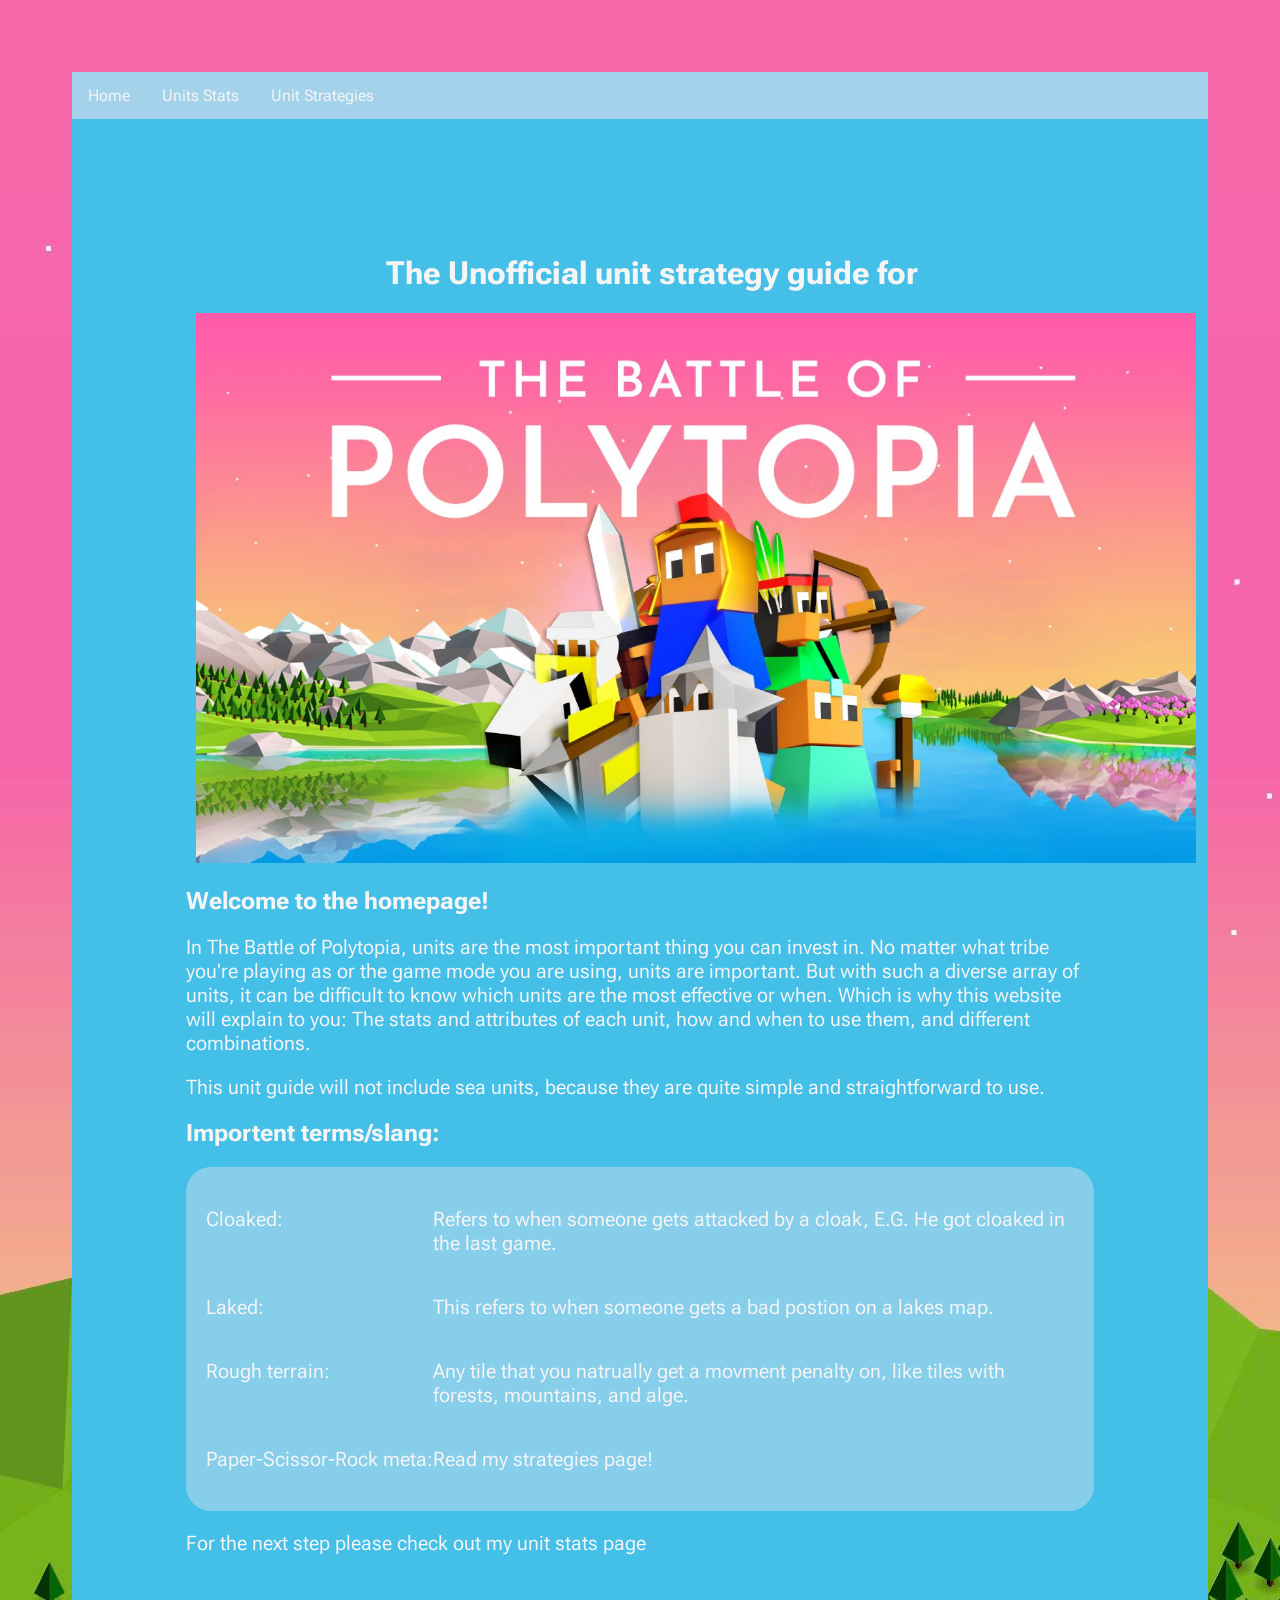
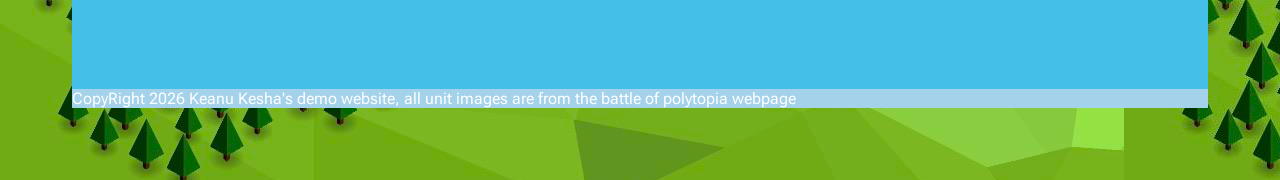
<file: index.html>
<!DOCTYPE html> 
<html lang="en">
    <!--this is how to add a comment is Html
the head section conations importent information for the browser-->
    <head>
       <meta charset="UTF-8" />
       <meta name="viewport" content ="wdith=device-width,initial-scale=1.0">
       <title>The Unofficial Guide to units - The Battle of polytopia </title>
       <link rel="stylesheet" type="text/css" href="styles/style.css">
       <link rel="preconnect" href="https://fonts.googleapis.com">
       <link rel="preconnect" href="https://fonts.gstatic.com" crossorigin>
       <link href="https://fonts.googleapis.com/css2?family=Roboto+Flex:opsz,wght,XOPQ,XTRA,YOPQ,YTDE,YTFI,YTLC,YTUC@8..144,100..1000,96,468,79,-203,738,514,712&display=swap" rel="stylesheet">
    </head> 
   
 
    <body class="roboto-regular">
       <div class = "topnav">  
        <a href="index.html">Home</a>
        <a href="stats.html">Units Stats</a> 
        <a href="strats.html">Unit Strategies</a>
       </div>
       <main>
           <h1> The Unofficial unit strategy guide for</h1>
           <div class = "main-img"><img src="images/Main_Header_EN__1920x1080-1536x864.jpg" alt="imperios warrior"></div>
           <h2>Welcome to the homepage!</h2>
          <!-- <p><Br></p>-->
           <!--<p>This is a simple demonstration of <Br>what a paragraph does.</p>-->
           <p></p>
           <!--<p class="highlighted">This is a highlighted paragraph</p>-->
           <!-- 1 paragraph, 1 sentence-->
           <p>In The Battle of Polytopia, units are the most important thing you can invest in. No matter what tribe you're playing as or the game mode you are using, units are important. But with such a diverse array of units, it can be difficult to know which units are the most effective or when. Which is why this website will explain to you: The stats and attributes of each unit, how and when to use them, and different combinations.</p>
           <p>This unit guide will not include sea units, because they are quite simple and straightforward to use.</p>
           <h2>Importent terms/slang:</h2>
          <div class="wrapper">
           <!--4 sentences-->
           <p>Cloaked:</p>
           <p>Refers to when someone gets attacked by a cloak, E.G. He got cloaked in the last game.</p>
           <p>Laked:</p>
           <p>This refers to when someone gets a bad postion on a lakes map.</p>
           <P>Rough terrain:</P>
           <p>Any tile that you natrually get a movment penalty on, like tiles with forests, mountains, and alge.</p>
           <p>Paper-Scissor-Rock meta:</p>
           <p>Read my strategies page!</p>
          </div>
          <p>For the next step please check out my unit stats page</p>
           <!--<img src="images/space%20invaders%20copy.png" alt= "space invaders picture">-->
           
           <!--<div class = "sub-img"><img src="images/Imperius_default_Warrior.png" alt="imperios warrior"> </div>-->
           
       </main>
       
        
        <Footer>
        CopyRight 2026 Keanu Kesha's demo website, all unit images are from the battle of polytopia webpage
        </Footer>
    </body>
</html>
</file>
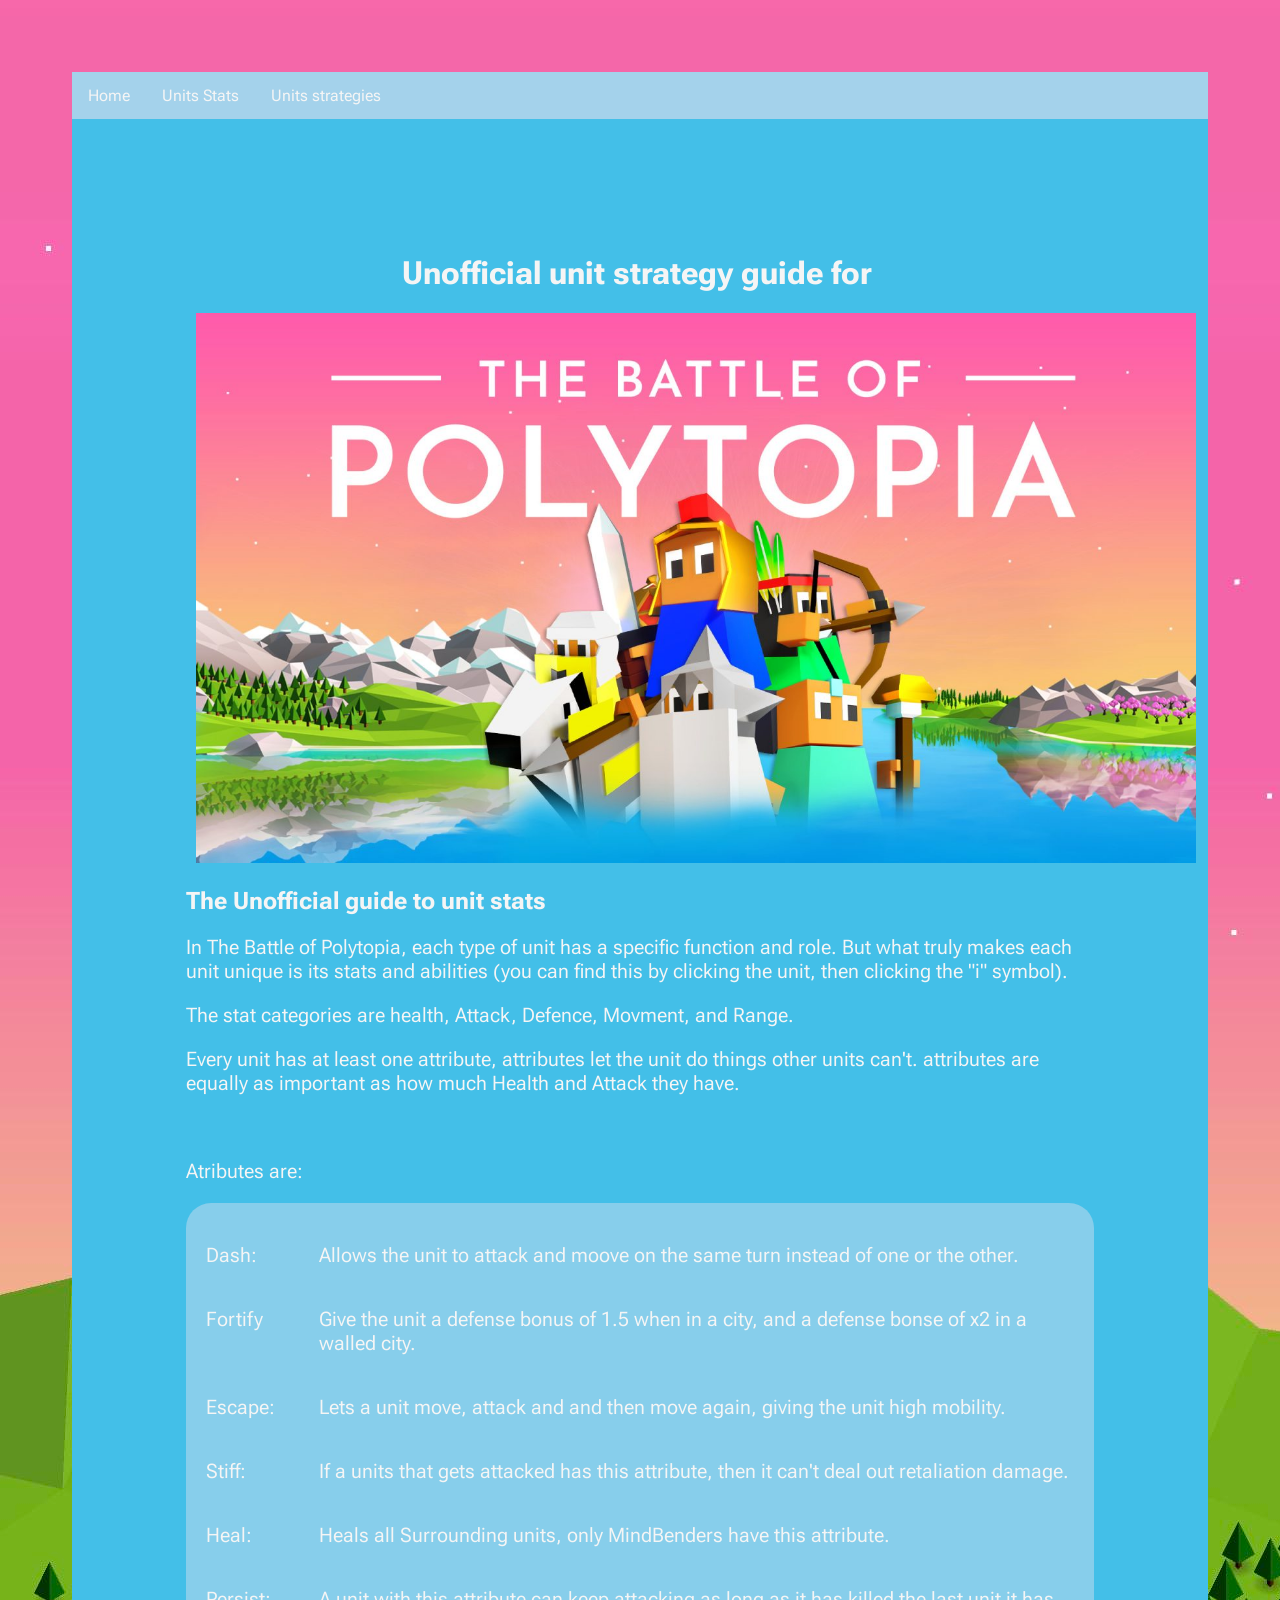
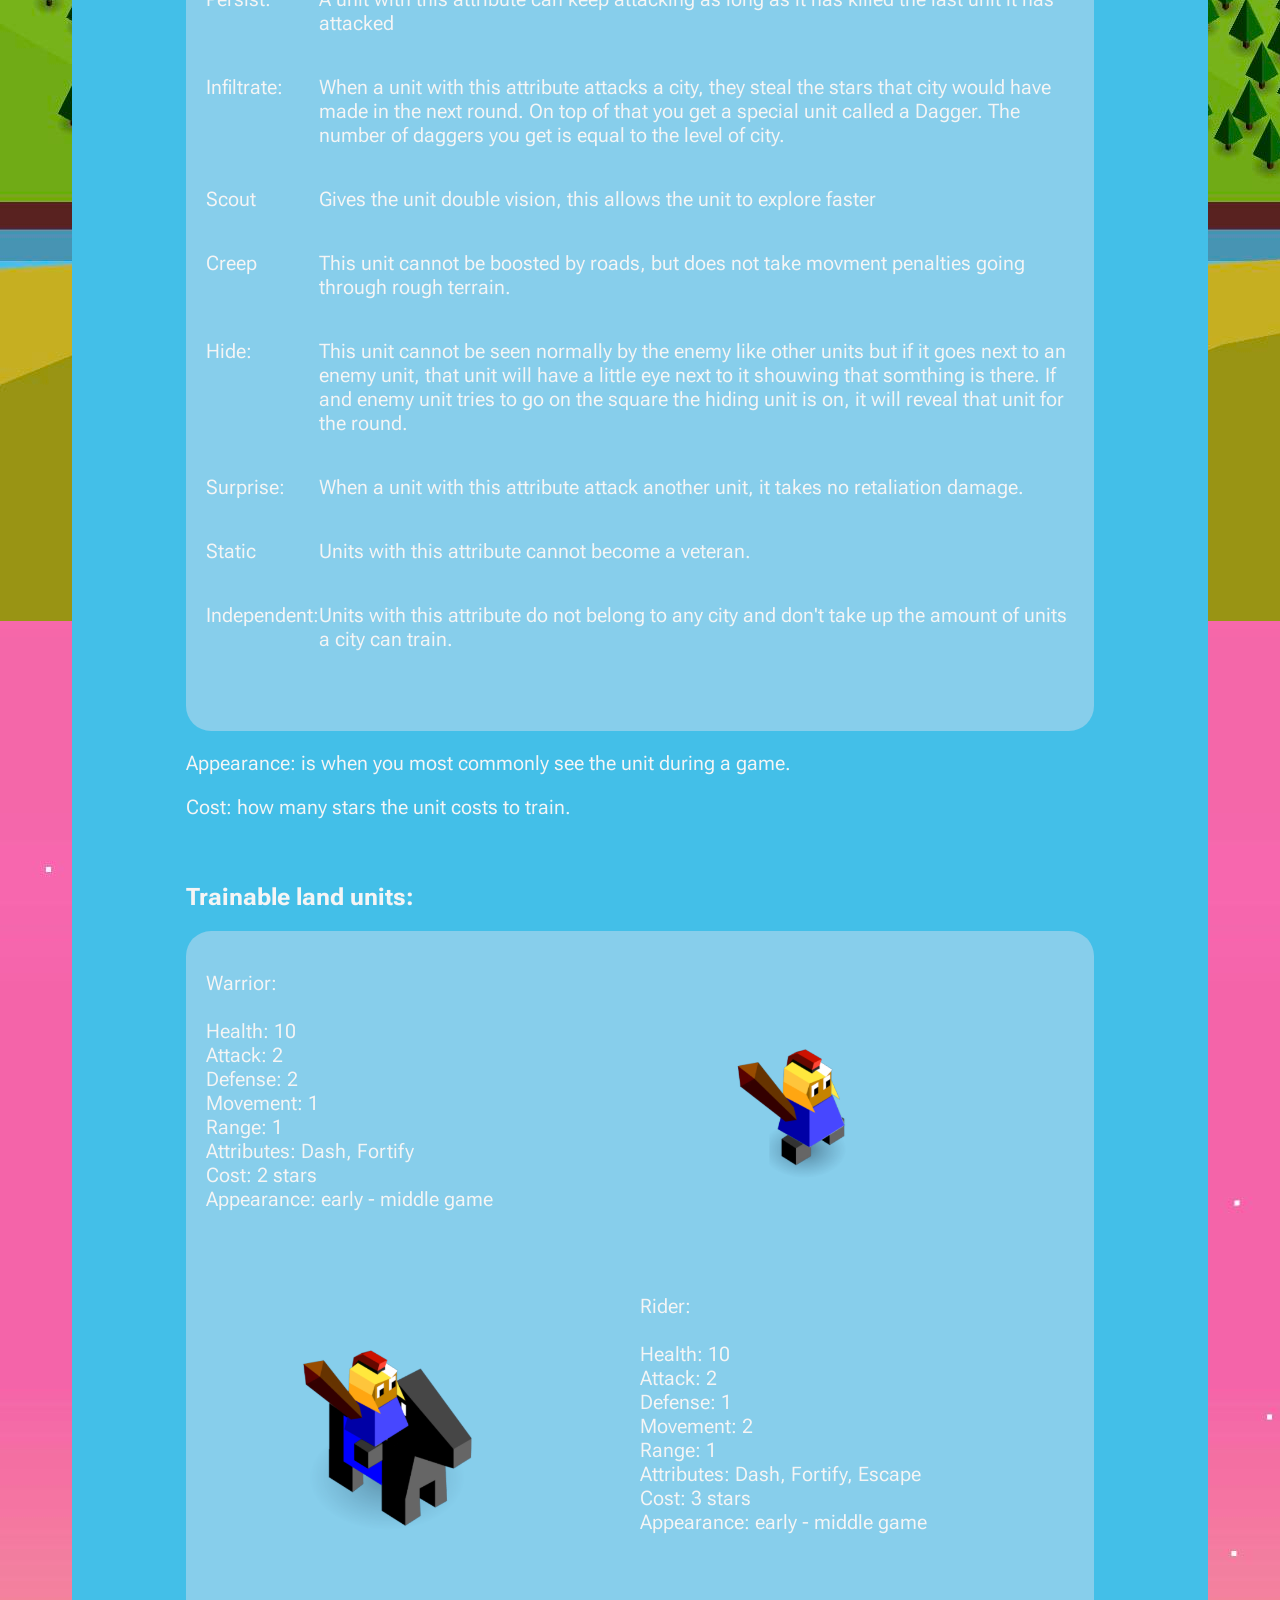
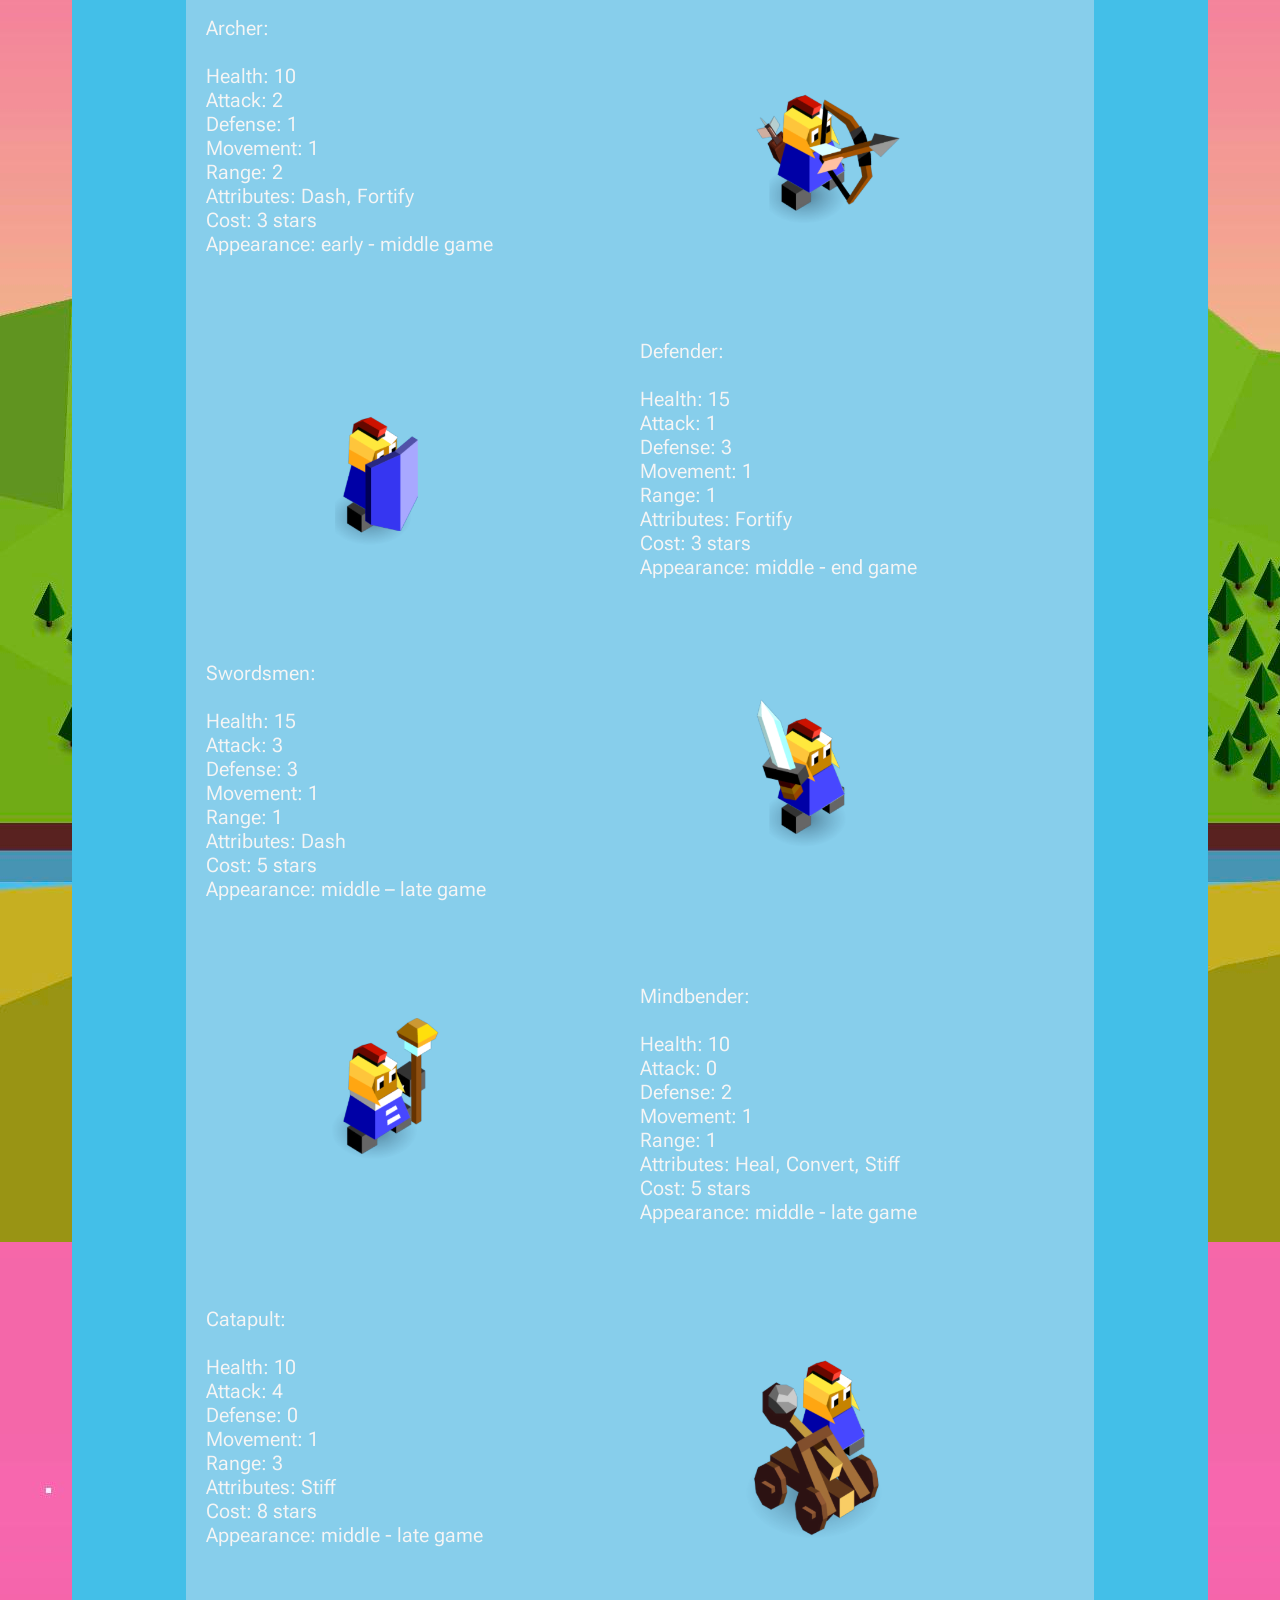
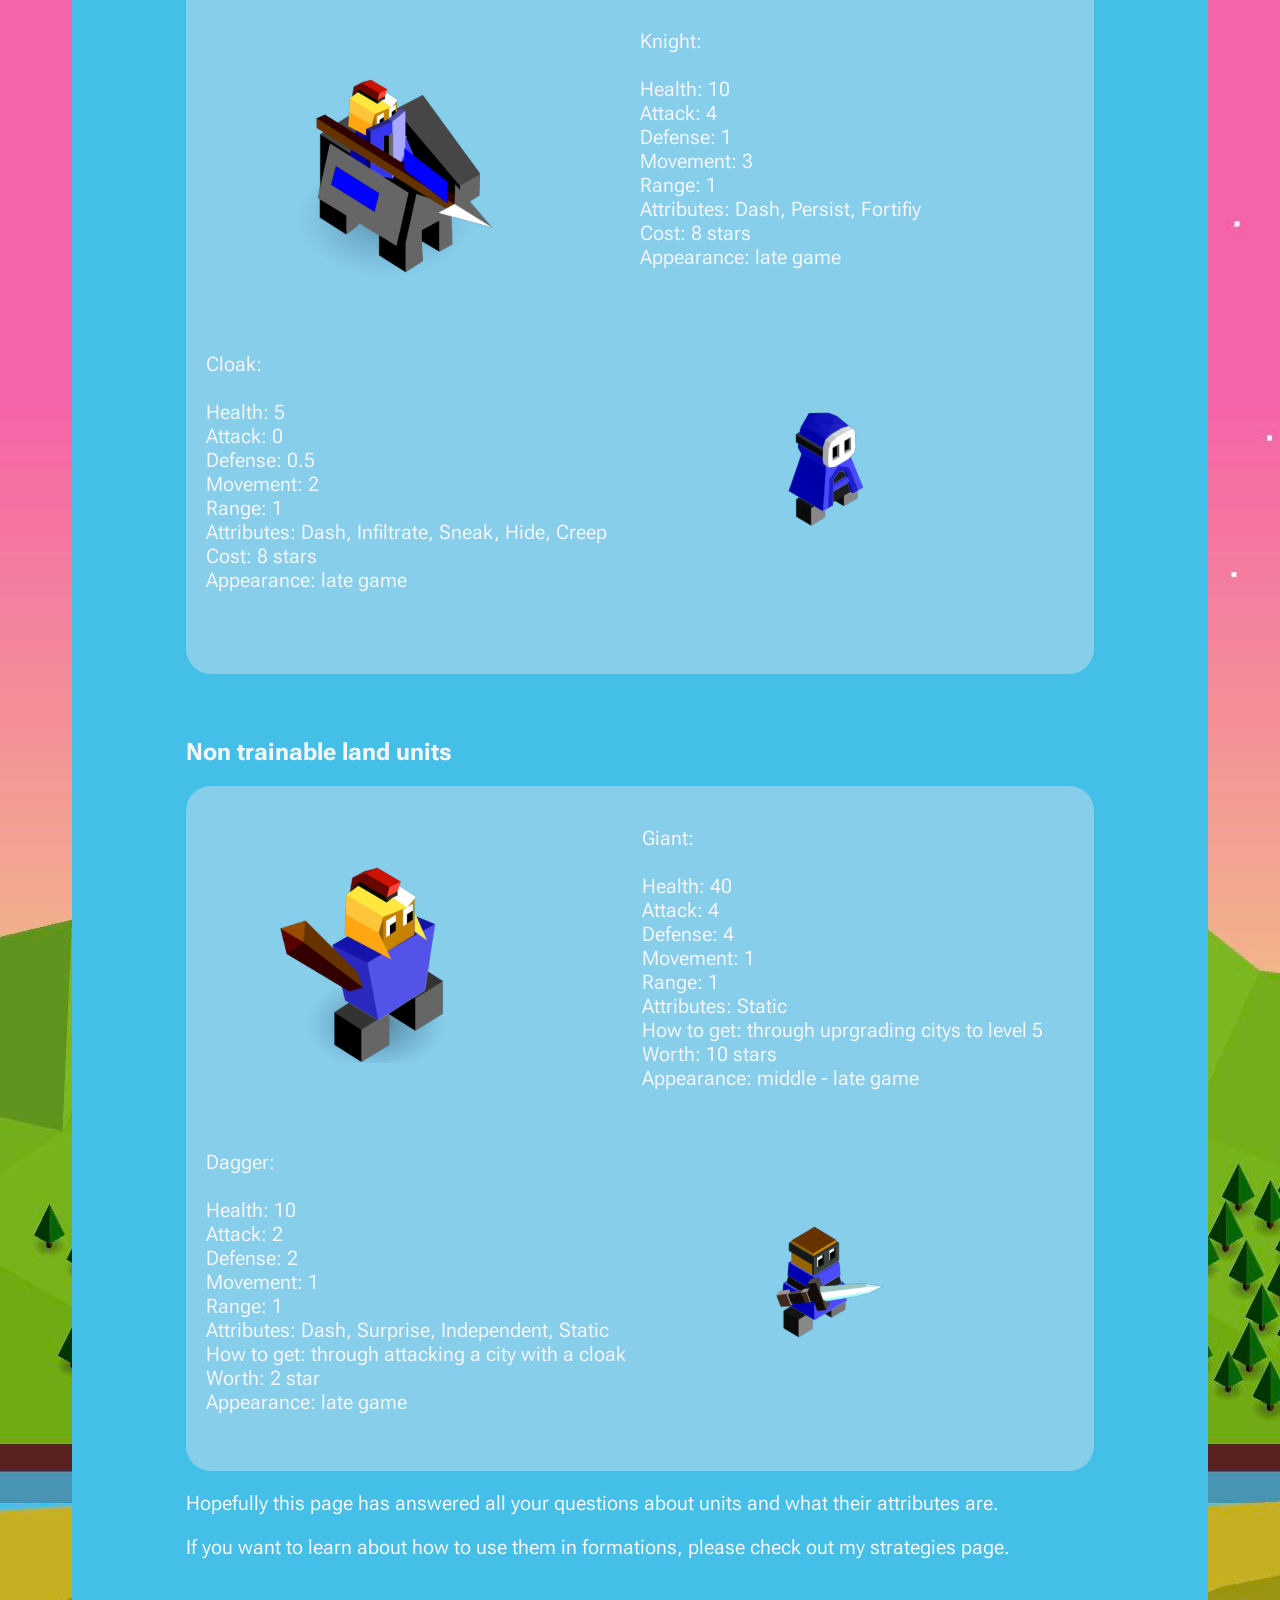
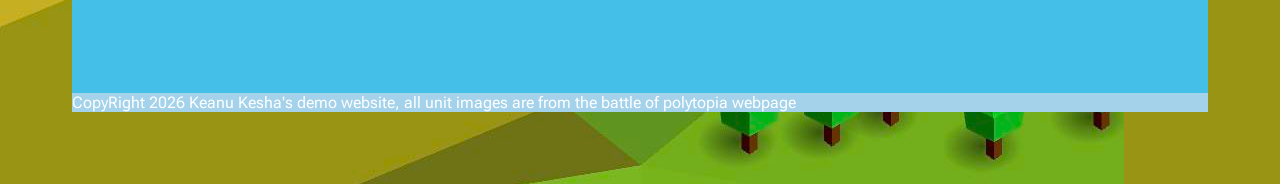
<file: stats.html>
<!DOCTYPE html> 
<html lang="en">
    <!--this is how to add a comment is Html
the head section conations importent information for the browser-->
    <head>
       <meta charset="UTF-8" />
       <meta name="viewport" content ="wdith=device-width,initial-scale=1.0">
       <title>The Unofficial Guide to units - The Battle of polytopia </title>
       <link rel="stylesheet" type="text/css" href="styles/style.css">
       <link rel="preconnect" href="https://fonts.googleapis.com">
       <link rel="preconnect" href="https://fonts.gstatic.com" crossorigin>
       <link href="https://fonts.googleapis.com/css2?family=Roboto+Flex:opsz,wght,XOPQ,XTRA,YOPQ,YTDE,YTFI,YTLC,YTUC@8..144,100..1000,96,468,79,-203,738,514,712&display=swap" rel="stylesheet">
    </head> 
    <body class="roboto-regular">
       <div class = "topnav">  
        <a href="index.html">Home</a>
        <a href="stats.html">Units Stats</a>
        <a href="strats.html">Units strategies</a>
       </div>
       <main>
           <h1>&nbsp; Unofficial unit strategy guide for</h1>
           <div class="main-img"><img src="images/Main_Header_EN__1920x1080-1536x864.jpg" alt="imperios warrior"></div>
           <h2>The Unofficial guide to unit stats</h2>
          <!-- <p><Br></p>-->
           <!--<p>This is a simple demonstration of <Br>what a paragraph does.</p>-->
           <p></p>
           <!--<p class="highlighted">This is a highlighted paragraph</p>-->
           <!--3 sentences-->
           <p>In The Battle of Polytopia, each type of unit has a specific function and role. But what truly makes each unit unique is its stats and abilities (you can find this by clicking the unit, then clicking the "i" symbol). </p>
           <p>The stat categories are health, Attack, Defence, Movment, and Range.</p>
           <p>Every unit has at least one attribute, attributes let the unit do things other units can't. attributes are equally as important as how much Health and Attack they have.</p>
           
           <p><br></p>
           <p>Atributes are: </p>
           <div class="wrapper">
            <!-- 13 sentences -->
            <p>Dash:</p>
            <p>Allows the unit to attack and moove on the same turn instead of one or the other.</p>
            <p>Fortify</p>
            <p>Give the unit a defense bonus of 1.5 when in a city, and a defense bonse of x2 in a walled city.</p>
            <p>Escape:</p>
            <p>Lets a unit move, attack and and then move again, giving the unit high mobility.</p>
            <p>Stiff:</p>
            <P>If a units that gets attacked has this attribute, then it can't deal out retaliation damage.</P>
            <p>Heal:</p>
            <p>Heals all Surrounding units, only MindBenders have this attribute.</p>
            <p>Persist:</p>
            <p>A unit with this attribute can keep attacking as long as it has killed the last unit it has attacked</p>
            <p>Infiltrate: </p>
            <P> When a unit with this attribute attacks a city, they steal the stars that city would have made in the next round. On top of that you get a special unit called a Dagger. The number of daggers you get is equal to the level of city. </P>
            <P>Scout</P>
            <p>Gives the unit double vision, this allows the unit to explore faster</p>
            <p>Creep</p>
            <p>This unit cannot be boosted by roads, but does not take movment penalties going through rough terrain. </p>
            <p>Hide:</p>
            <p>This unit cannot be seen normally by the enemy like other units but if it goes next to an enemy unit, that unit will have a little eye next to it shouwing that somthing is there. If and enemy unit tries to go on the square the hiding unit is on, it will reveal that unit for the round. </p>
            <p>Surprise:</p>
            <p>When a unit with this attribute attack another unit, it takes no retaliation damage.</p>
            <p>Static</p>
            <p>Units with this attribute cannot become a veteran.</p>
            <p>Independent:</p>
            <p>Units with this attribute do not belong to any city and don't take up the amount of units a city can train. <p>
           
           </div>
          
           
           <p>Appearance: is when you most commonly see the unit during a game. </p>
           <p>Cost: how many stars the unit costs to train.</p>
           <!--<img src="images/space%20invaders%20copy.png" alt= "space invaders picture">-->
           <p><br></p>
          <h2>Trainable land units:</h2>
          
          
          <!--9 images, 9 sentences-->
          <div class="wrapper">
           <div style="background-color: skyblue"><p>Warrior: <br><br> Health: 10 <br> Attack: 2 <br>Defense: 2 <br>Movement: 1 <br> Range: 1<br>Attributes: Dash, Fortify<br>Cost: 2 stars<br>Appearance: early - middle game</p><p> </p></div>
           <div class="sub-img"><img src="images/Imperius_default_Warrior.png" alt="imperios warrior"> </div>
           
           <div class="sub-img"><img src="images/Imperius_default_Rider.png" alt="Unit: Rider"></div>
           <div><p>Rider: <br><br> Health: 10 <br> Attack: 2 <br>Defense: 1 <br>Movement: 2 <br> Range: 1 <br>Attributes: Dash, Fortify, Escape<br>Cost: 3 stars<br>Appearance: early - middle game </p><p> </p></div>
           
           <div><p>Archer: <br><br> Health: 10 <br> Attack: 2 <br>Defense: 1 <br>Movement: 1 <br> Range: 2 <br>Attributes: Dash, Fortify<br>Cost: 3 stars<br>Appearance: early - middle game</p><p> </p></div>
           <div class="sub-img"><img src="images/Imperius_default_Archer.png" alt="Unit: Archer"></div>
           
           <div class="sub-img"><img src="images/Imperius_default_Defender.png" alt="Unit: Defender"></div>
           <div><p>Defender: <br><br> Health: 15 <br> Attack: 1 <br>Defense: 3 <br>Movement: 1 <br> Range: 1 <br>Attributes: Fortify<br>Cost: 3 stars <br>Appearance: middle - end game </p><p> </p></div>
           
           <div><p>Swordsmen: <br><br> Health: 15 <br> Attack: 3 <br>Defense: 3 <br>Movement: 1 <br> Range: 1 <br>Attributes: Dash<br>Cost: 5 stars<br>Appearance: middle – late game</p><p> </p></div>
           <div class="sub-img"><img src="images/Imperius_default_Swordsman.png" alt="Unit: Swordsmen"></div>
          
           <div class="sub-img"><img src="images/Imperius_default_MindBender.png" alt="Unit: Mindbender"></div>
           <div><p>Mindbender: <br><br> Health: 10 <br> Attack: 0 <br>Defense: 2 <br>Movement: 1 <br> Range: 1 <br>Attributes: Heal, Convert, Stiff<br>Cost: 5 stars<br>Appearance: middle - late game</p><p> </p></div>
           
           <div><p>Catapult: <br><br> Health: 10 <br> Attack: 4 <br>Defense: 0 <br>Movement: 1 <br> Range: 3 <br>Attributes: Stiff<br>Cost: 8 stars<br>Appearance: middle - late game</p><p> </p></div>
           <div class="sub-img"><img src="images/Imperius_default_Catapult.png" alt="Unit: Catapult"></div>
           
           <div class="sub-img"><img src="images/Imperius_default_Knight.png" alt="Unit: Knight"></div>
           <div><p>Knight: <br><br> Health: 10 <br> Attack: 4 <br>Defense: 1 <br>Movement: 3 <br> Range: 1 <br>Attributes: Dash, Persist, Fortifiy<br>Cost: 8 stars<br>Appearance: late game</p><p> </p></div>
           
           <div><p>Cloak: <br><br> Health: 5 <br> Attack: 0 <br>Defense: 0.5 <br>Movement: 2 <br> Range: 1 <br>Attributes: Dash, Infiltrate, Sneak, Hide, Creep<br>Cost: 8 stars<br>Appearance: late game</p><p> </p></div>
           
           <div class="sub-img"><img src="images/Imperius_default_Cloak.png" alt="Unit: Cloak"></div>
          </div>
        
        
        
        
        <p><br></p>
           <!--<div class = "sub-img"><img src="images/Imperius_default_Warrior.png" alt="imperios warrior"> </div>-->
        <h2>Non trainable land units</h2>
        <!--2 images, 2 sentences-->
        <div class="wrapper">
         <div class="sub-img"><img src="images/Imperius_default_Giant.png" alt="Unit: Giant"></div>
         <p>Giant: <br><br> Health: 40 <br> Attack: 4 <br>Defense: 4 <br>Movement: 1 <br> Range: 1 <br>Attributes: Static <br>How to get: through uprgrading citys to level 5<br>Worth: 10 stars<br>Appearance: middle - late game</p>
         
         <p>Dagger: <br><br> Health: 10 <br> Attack: 2 <br>Defense: 2 <br>Movement: 1 <br> Range: 1 <br>Attributes: Dash, Surprise, Independent, Static  <br>How to get: through attacking a city with a cloak<br>Worth: 2 star <br>  Appearance: late game</p>
         <div class="sub-img"><img src="images/Imperius_default_Dagger.png" alt="Unit: Dagger"></div>
        </div>
       <p>Hopefully this page has answered all your questions about units and what their attributes are. </p>
       <p>If you want to learn about how to use them in formations, please check out my strategies page.</p>
       </main>
       
        
        <Footer>
        CopyRight 2026 Keanu Kesha's demo website, all unit images are from the battle of polytopia webpage
        </Footer>
    </body>
</html>
</file>
<file: styles/style.css>
/*this is a css comment
 * CSS styles below*/

body {
    margin:15;
    /*the line below makes an image the backround*/
    background-image: url("../images/wp15272848.jpg")   ; 
    padding: 5%;
    font-family: 'Times New Roman';
}

/* <weight>: Use a value from 100 to 1000*/
/* <uniquifier>: Use a unique and descriptive class name*/

.roboto-regular { /*makes the font of the whole website sans-serif*/
  font-family: "Roboto Flex", sans-serif;
  font-optical-sizing: auto;
  font-weight: 400;
  font-style: normal;
  font-variation-settings: "wdth" 100;
}

.topnav{
    overflow: hidden;
    background-color: #a4d2eb;
    text-align:centre;
       
}





.topnav a:hover {
    background-color: gold
}
.topnav a {
    color: whitesmoke;
    float: left;
    text-align: center;
    text-decoration: none;
    display: block;
    padding: 14px 16px;
}

p { /*changes color of font and size of font ofor paragraphs*/
    color: whitesmoke;
    font-size: 20px;
}

h1{/*changes color of font*/
    color: whitesmoke;
    margin-left: 200px ;
}

h2{/*changes color of font*/
    color: whitesmoke;

}


.main-img img {
    /*changes the size, and location of the main image*/
   width: 1000px; 
   height: 550px;
   margin-left: 10px;
}
.sub-img img{
    /*changes the width and location of sub images*/
    width: 80%; 
    margin-left: 10;
}

main{ 
    /*changes the color of the main section backround*/
    background-color: #43bfe8;
    margin:10;
    padding: 10%; 
   
}

li {
    /*changes color of the text*/
    color: #445c71
}

.highlighted {
    /*this would make highlighted text in the page green, but nothing is highlighted.*/
    background-color: #77b41b;
    width: auto;
    
}

H3{/*changes color of font*/
    color: whitesmoke
}

/*https://coolors.co/43bfe8-77b41c-445c71-f363a9-c4af1f*/
footer {/*changes color of footer and the color of the text*/
    background-color: #a4d2eb;
    color: white;
}
H5{
  color: whitesmoke;
  margin-left: 260px;
   
}


.wrapper{
    display: grid;
    /*the line below makes only two columns*/
    grid-template-columns: auto auto;
    /*changes backround color for the wrapper*/
    background-color: skyblue;
    padding: 20px;
    /*this line makes the corners curved*/
    border-radius: 25px;
}
.psr img{
   margin-left: 250px;
   width: 400px; 
   height: 400px;
   
} 

.combos img{
    height: 300px;
    width: 300px;
}
</file>
